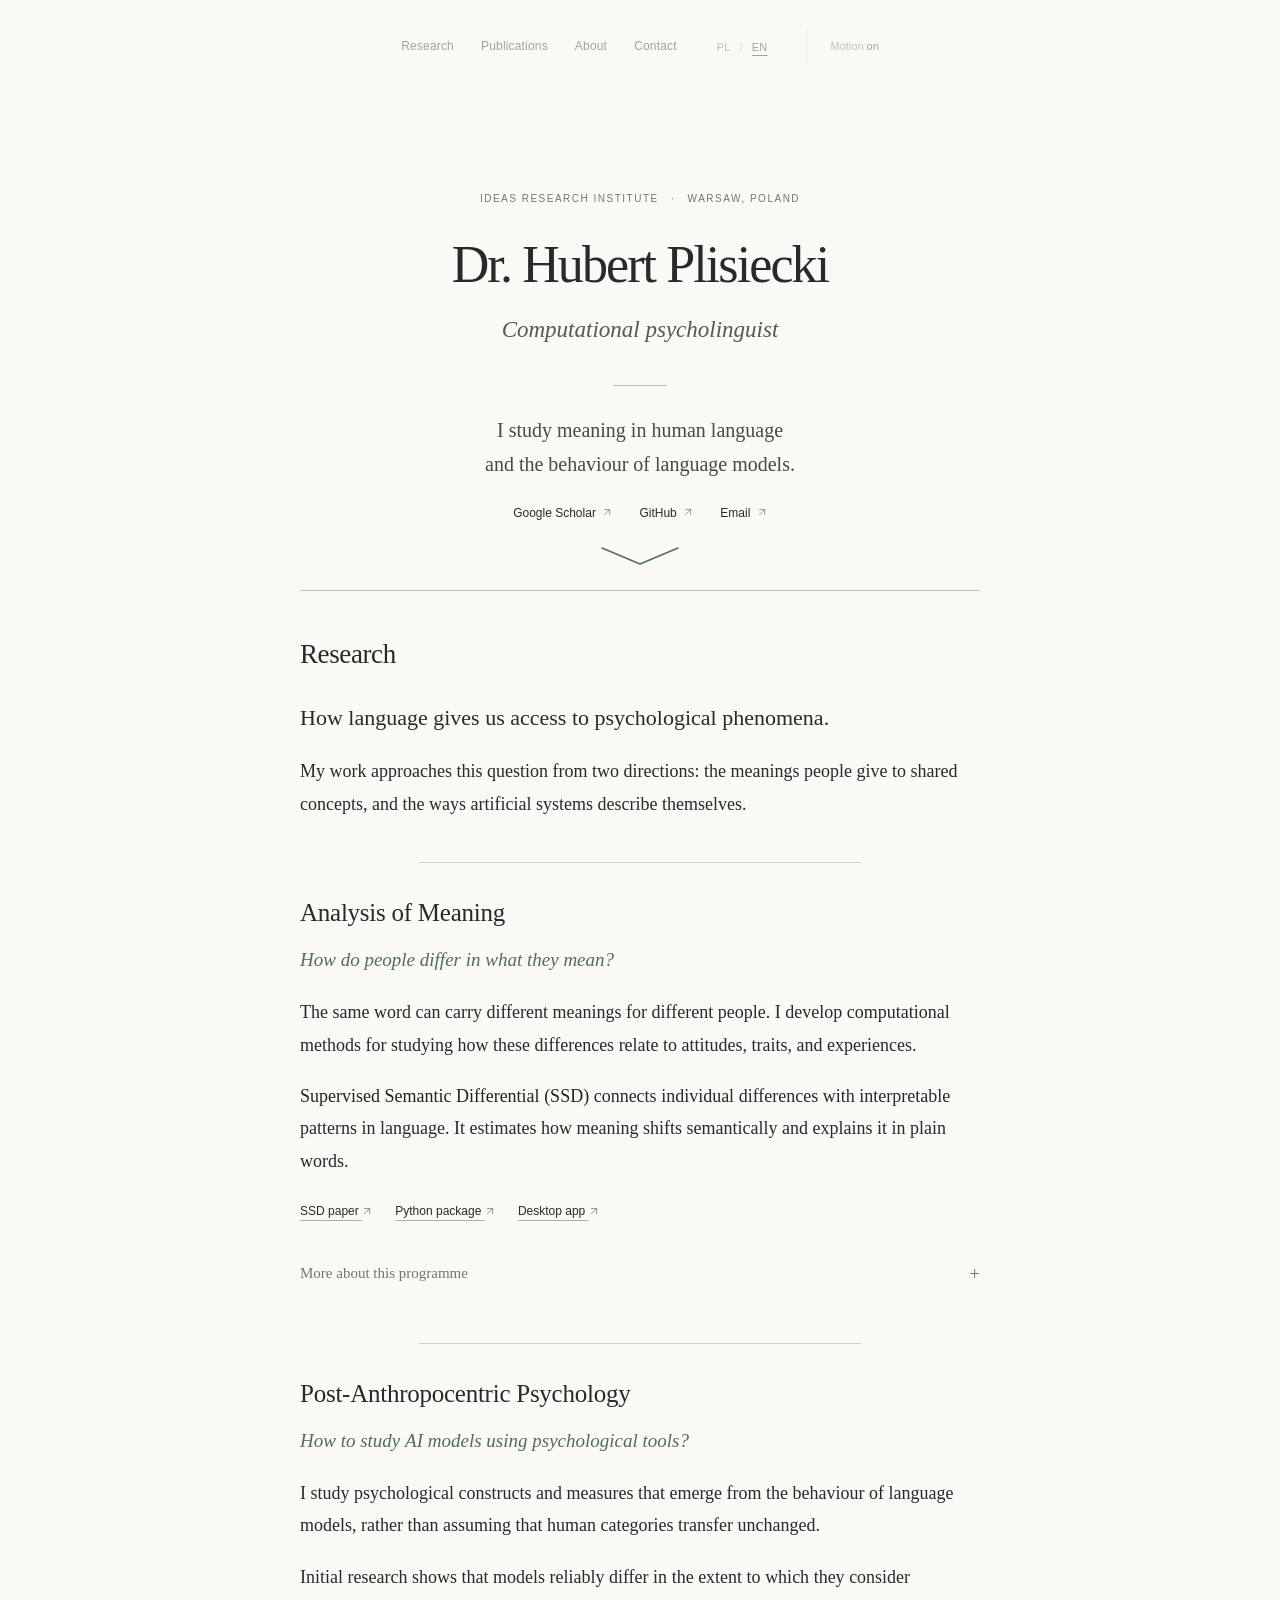
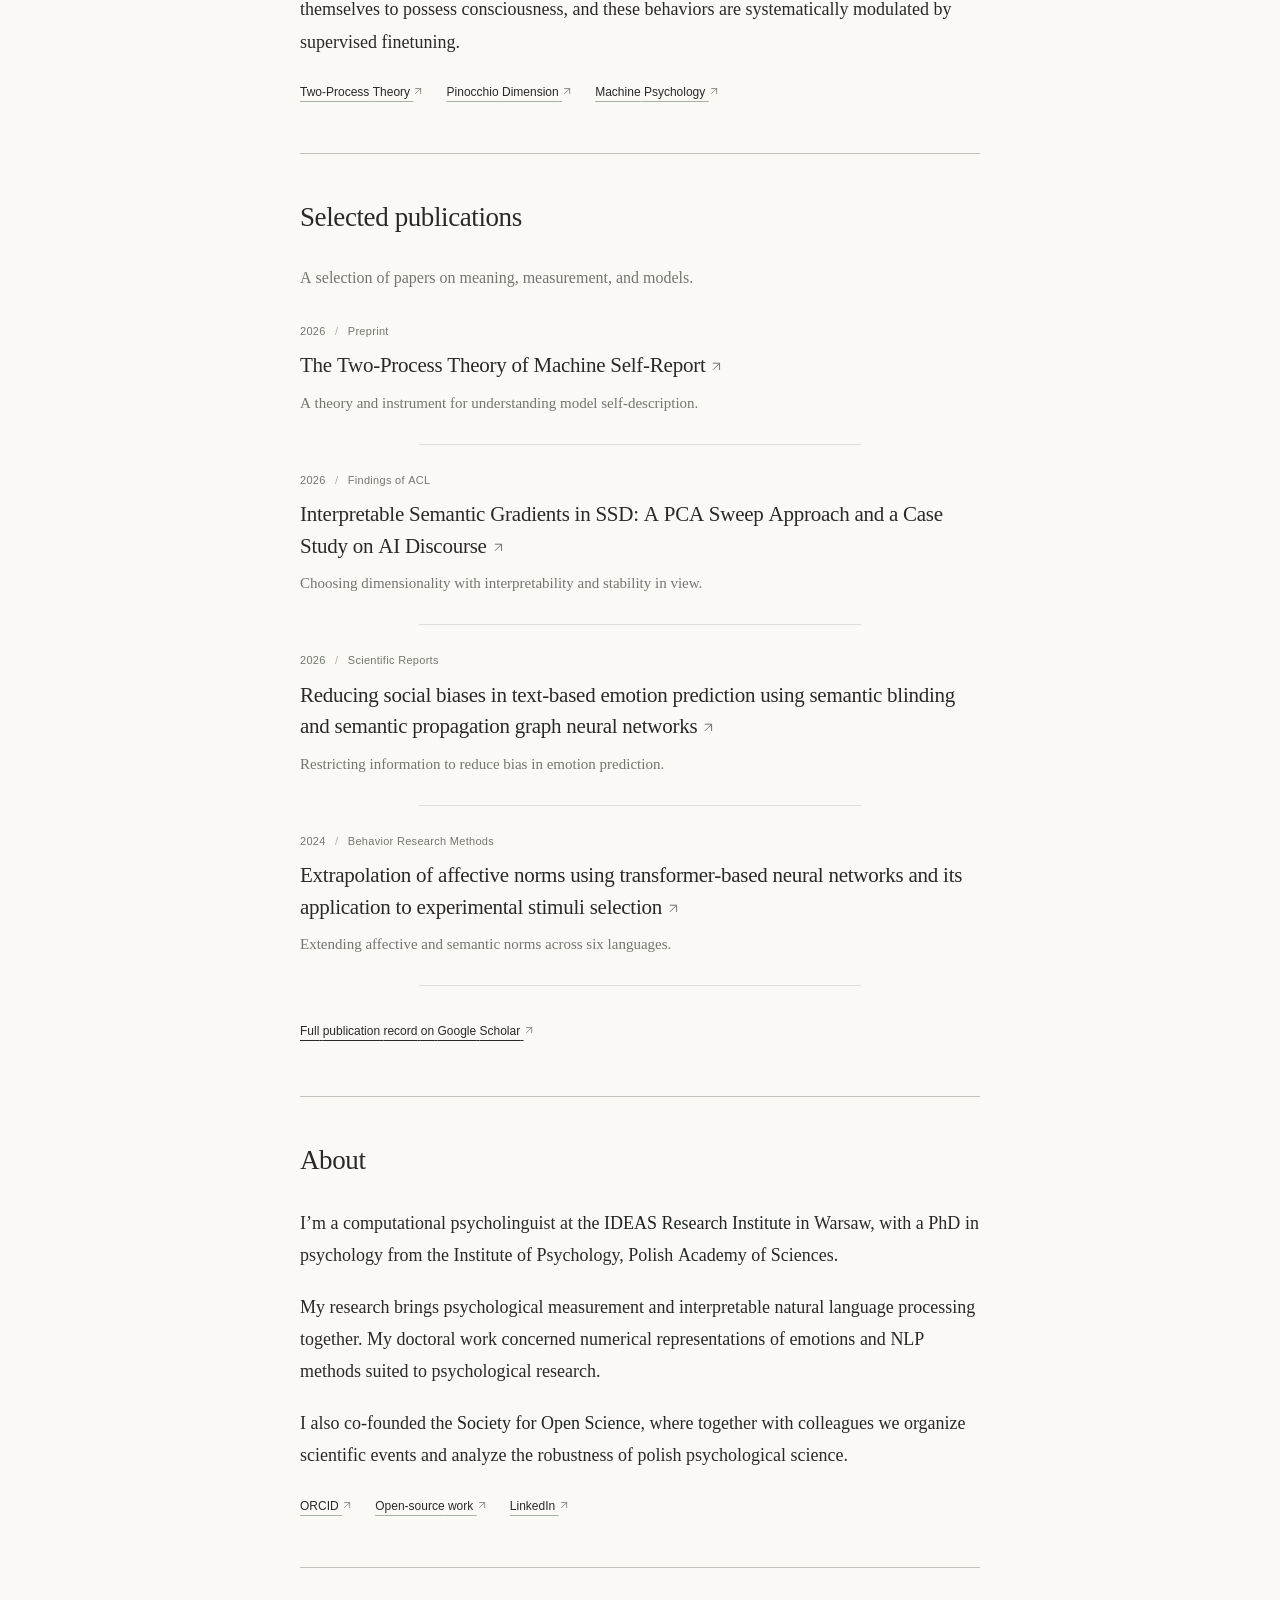
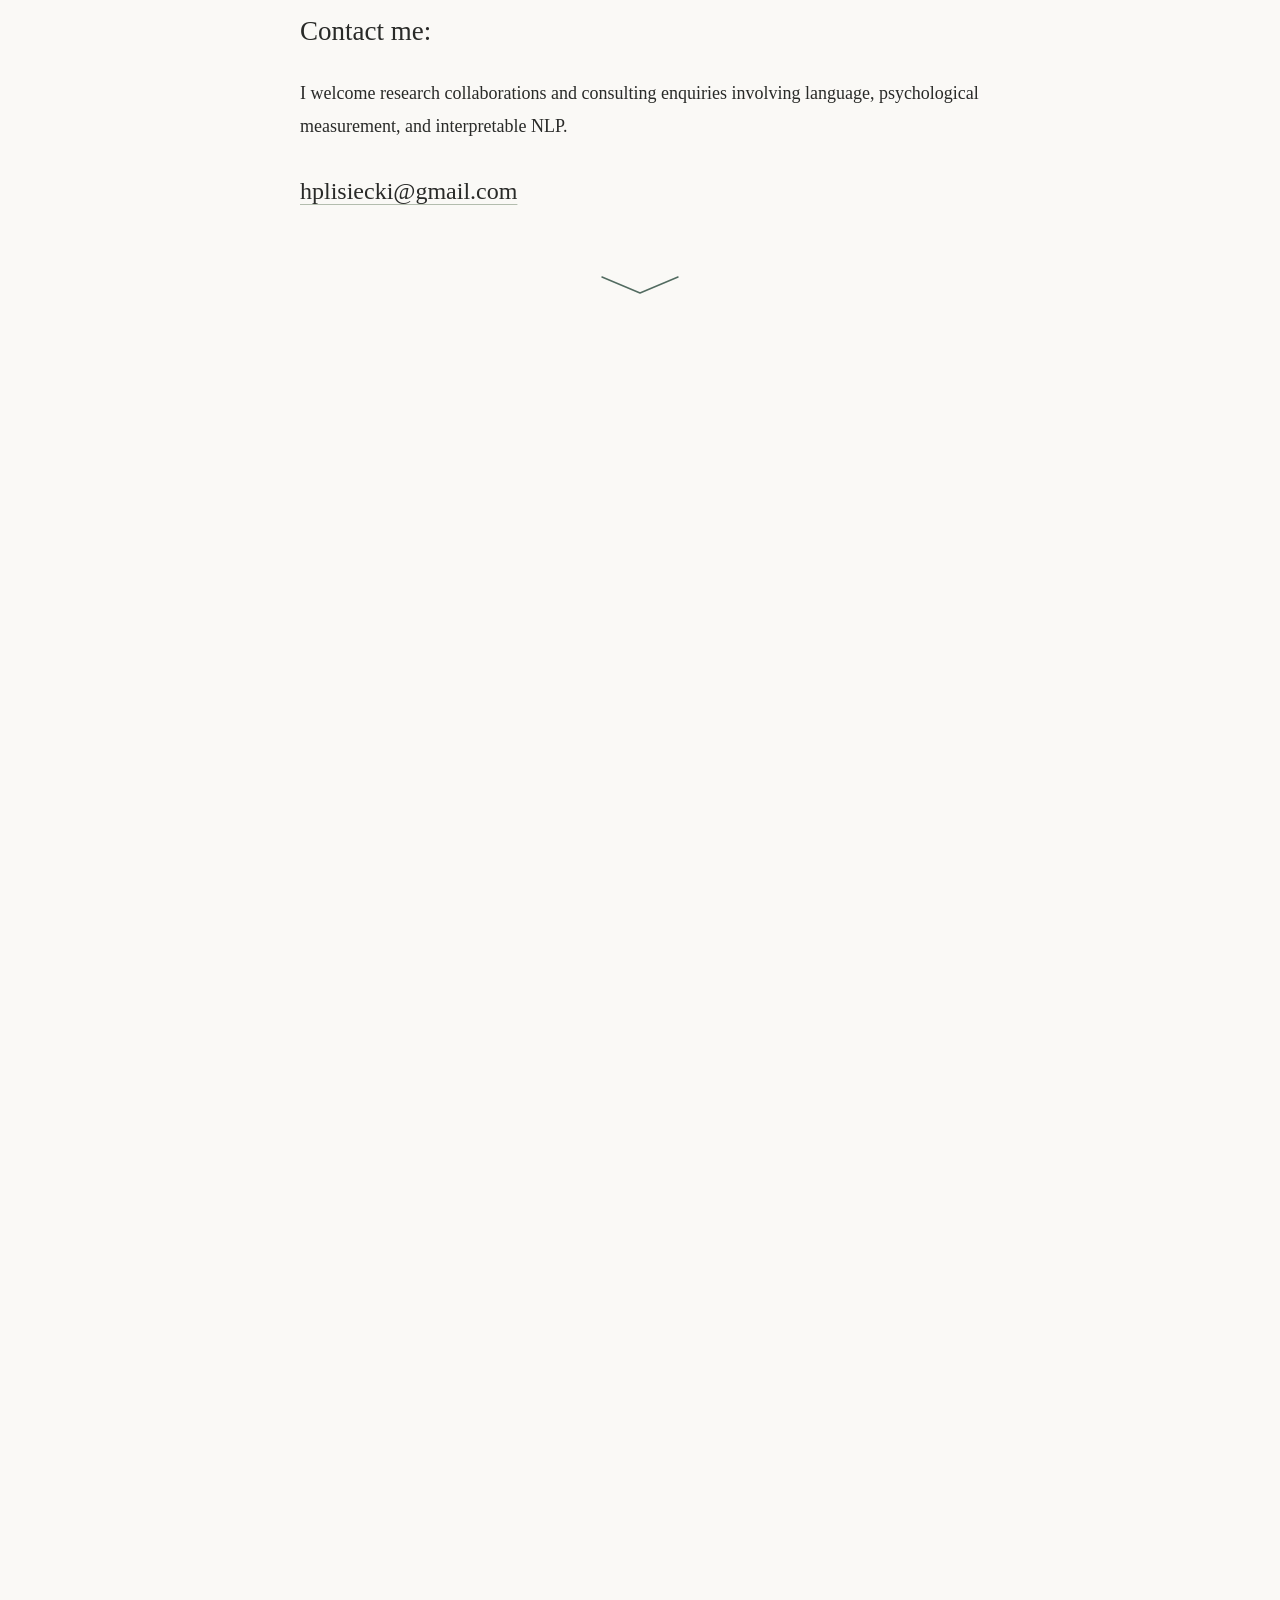
<file: site/index.html>
<!doctype html>
<html lang="en">
<head>
<meta charset="utf-8">
<meta name="viewport" content="width=device-width, initial-scale=1">
<meta name="theme-color" content="#faf9f6">
<meta name="description" content="Dr. Hubert Plisiecki, computational psycholinguist. Research on meaning in human language and the behaviour of language models.">
<title>Dr. Hubert Plisiecki | Computational psycholinguist</title>
<link rel="icon" href="/favicon.ico" sizes="16x16 32x32 48x48 64x64">
<link rel="icon" type="image/png" href="/favicon.png" sizes="96x96">
<link rel="stylesheet" href="style.css">
<script src="language.js"></script>
<script src="space.js" defer></script>
<link rel="alternate" hreflang="en" href="https://hubertplisiecki.com/">
<link rel="alternate" hreflang="pl" href="https://hubertplisiecki.com/pl.html">
<link rel="canonical" href="https://hubertplisiecki.com/">
</head>
<body>
<a class="skip" href="#research">Skip to research</a>
<canvas id="space" aria-hidden="true"></canvas>
<div class="reading-progress" aria-hidden="true"></div>
<header class="masthead">
<nav aria-label="Main navigation"><a href="#research">Research</a><a href="#publications">Publications</a><a href="#about">About</a><a href="#contact">Contact</a></nav>
<div class="language-switch" role="group" aria-label="Language"><a href="pl.html" lang="pl" hreflang="pl" data-language="pl" aria-label="Polski">PL</a><span aria-hidden="true">/</span><a href="index.html" lang="en" hreflang="en" data-language="en" aria-label="English" aria-current="page">EN</a></div>
<button id="motion" type="button" aria-pressed="false" title="Turn off animated words" hidden>Motion <span>on</span></button>
</header>
<main id="top">
<article class="paper">
<header class="title-block">
<p class="kicker">IDEAS Research Institute <span>·</span> Warsaw, Poland</p>
<h1>Dr. Hubert Plisiecki</h1>
<p class="identity">Computational psycholinguist</p>
<div class="title-rule" aria-hidden="true"></div>
<p class="lede">I study meaning in human language<br class="desktop-break"> and the behaviour of language models.</p>
<div class="title-links"><a href="https://scholar.google.com/citations?user=Xb0W4xgAAAAJ">Google Scholar <span class="link-icon" aria-hidden="true"><svg viewBox="0 0 16 16" focusable="false"><path d="M4 12 12 4 M4 4h8v8"/></svg></span></a><a href="https://github.com/hplisiecki">GitHub <span class="link-icon" aria-hidden="true"><svg viewBox="0 0 16 16" focusable="false"><path d="M4 12 12 4 M4 4h8v8"/></svg></span></a><a href="mailto:hplisiecki@gmail.com">Email <span class="link-icon" aria-hidden="true"><svg viewBox="0 0 16 16" focusable="false"><path d="M4 12 12 4 M4 4h8v8"/></svg></span></a></div>
<button id="hero-descend" type="button" aria-label="Scroll to the word sphere" title="Scroll to the word sphere" hidden>
<svg viewBox="0 0 84 24" aria-hidden="true"><path d="M 4 4 L 42 20 L 80 4" /></svg>
</button>
</header>
<section id="research" class="section">
<h2>Research</h2>
<p class="section-intro">How language gives us access to psychological phenomena.</p>
<p>My work approaches this question from two directions: the meanings people give to shared concepts, and the ways artificial systems describe themselves.</p>
<div class="programme">
<div class="programme-rule" aria-hidden="true"></div>
<h3>Analysis of Meaning</h3>
<p class="question">How do people differ in what they mean?</p>
<p>The same word can carry different meanings for different people. I develop computational methods for studying how these differences relate to attitudes, traits, and experiences.</p>
<p><strong>Supervised Semantic Differential (SSD)</strong> connects individual differences with interpretable patterns in language. It estimates how meaning shifts semantically and explains it in plain words.</p>
<div class="resource-links"><a href="https://doi.org/10.31234/osf.io/gvrsb_v3">SSD paper <span class="link-icon" aria-hidden="true"><svg viewBox="0 0 16 16" focusable="false"><path d="M4 12 12 4 M4 4h8v8"/></svg></span></a><a href="https://github.com/hplisiecki/Supervised-Semantic-Differential">Python package <span class="link-icon" aria-hidden="true"><svg viewBox="0 0 16 16" focusable="false"><path d="M4 12 12 4 M4 4h8v8"/></svg></span></a><a href="https://github.com/hplisiecki/SSD_APP">Desktop app <span class="link-icon" aria-hidden="true"><svg viewBox="0 0 16 16" focusable="false"><path d="M4 12 12 4 M4 4h8v8"/></svg></span></a></div>
<details><summary><span class="summary-label">More about this programme</span><span class="summary-icon" aria-hidden="true">+</span></summary><div class="detail-body">
<p>This research project directly follows from my PhD program where I advanced the cross-section of sentiment analysis and emotion psychology by creating numerical representations of emotions to support theory, as well as created emotion detection algorithms that are less prone to human bias.</p>
<p>By expanding this approach to meaning I want to realize the promise that natural language processing holds for the psychological science – providing it with a numerical substrate for how people describe their first-person experience.</p>
<p>Related papers:</p>
<ul class="related-papers">
<li><a href="https://osf.io/preprints/psyarxiv/gvrsb_v3">Measuring Individual Differences in Meaning <span class="link-icon" aria-hidden="true"><svg viewBox="0 0 16 16" focusable="false"><path d="M4 12 12 4 M4 4h8v8"/></svg></span></a></li>
<li><a href="https://arxiv.org/abs/2605.28225">Supervised Semantic Differential for Cross-Cultural Concept Analysis <span class="link-icon" aria-hidden="true"><svg viewBox="0 0 16 16" focusable="false"><path d="M4 12 12 4 M4 4h8v8"/></svg></span></a></li>
<li><a href="https://arxiv.org/abs/2603.10130">The Prediction–Measurement Gap <span class="link-icon" aria-hidden="true"><svg viewBox="0 0 16 16" focusable="false"><path d="M4 12 12 4 M4 4h8v8"/></svg></span></a></li>
<li><a href="https://doi.org/10.3389/fpsyg.2024.1401084">Emotion topology <span class="link-icon" aria-hidden="true"><svg viewBox="0 0 16 16" focusable="false"><path d="M4 12 12 4 M4 4h8v8"/></svg></span></a></li>
</ul>
</div></details>
</div>
<div class="programme">
<div class="programme-rule" aria-hidden="true"></div>
<h3>Post-Anthropocentric Psychology</h3>
<p class="question">How to study AI models using psychological tools?</p>
<p>I study psychological constructs and measures that emerge from the behaviour of language models, rather than assuming that human categories transfer unchanged.</p>
<p>Initial research shows that models reliably differ in the extent to which they consider themselves to possess consciousness, and these behaviors are systematically modulated by supervised finetuning.</p>
<div class="resource-links"><a href="https://arxiv.org/abs/2607.20082">Two-Process Theory <span class="link-icon" aria-hidden="true"><svg viewBox="0 0 16 16" focusable="false"><path d="M4 12 12 4 M4 4h8v8"/></svg></span></a><a href="https://arxiv.org/abs/2605.05080">Pinocchio Dimension <span class="link-icon" aria-hidden="true"><svg viewBox="0 0 16 16" focusable="false"><path d="M4 12 12 4 M4 4h8v8"/></svg></span></a><a href="https://arxiv.org/abs/2303.13988">Machine Psychology <span class="link-icon" aria-hidden="true"><svg viewBox="0 0 16 16" focusable="false"><path d="M4 12 12 4 M4 4h8v8"/></svg></span></a></div>
</div>
</section>
<section id="publications" class="section">
<h2>Selected publications</h2>
<p class="section-note">A selection of papers on meaning, measurement, and models.</p>
<ol class="publications">
<li><div class="publication-meta">2026 <span>Preprint</span></div><h3><a href="https://arxiv.org/abs/2607.20082">The Two-Process Theory of Machine Self-Report <span class="link-icon" aria-hidden="true"><svg viewBox="0 0 16 16" focusable="false"><path d="M4 12 12 4 M4 4h8v8"/></svg></span></a></h3><p>A theory and instrument for understanding model self-description.</p></li>
<li><div class="publication-meta">2026 <span>Findings of ACL</span></div><h3><a href="https://aclanthology.org/2026.findings-acl.446/">Interpretable Semantic Gradients in SSD: A PCA Sweep Approach and a Case Study on AI Discourse <span class="link-icon" aria-hidden="true"><svg viewBox="0 0 16 16" focusable="false"><path d="M4 12 12 4 M4 4h8v8"/></svg></span></a></h3><p>Choosing dimensionality with interpretability and stability in view.</p></li>
<li><div class="publication-meta">2026 <span>Scientific Reports</span></div><h3><a href="https://www.nature.com/articles/s41598-026-46749-7">Reducing social biases in text-based emotion prediction using semantic blinding and semantic propagation graph neural networks <span class="link-icon" aria-hidden="true"><svg viewBox="0 0 16 16" focusable="false"><path d="M4 12 12 4 M4 4h8v8"/></svg></span></a></h3><p>Restricting information to reduce bias in emotion prediction.</p></li>
<li><div class="publication-meta">2024 <span>Behavior Research Methods</span></div><h3><a href="https://link.springer.com/article/10.3758/s13428-023-02212-3">Extrapolation of affective norms using transformer-based neural networks and its application to experimental stimuli selection <span class="link-icon" aria-hidden="true"><svg viewBox="0 0 16 16" focusable="false"><path d="M4 12 12 4 M4 4h8v8"/></svg></span></a></h3><p>Extending affective and semantic norms across six languages.</p></li>
</ol>
<a class="all-papers" href="https://scholar.google.com/citations?user=Xb0W4xgAAAAJ">Full publication record on Google Scholar <span class="link-icon" aria-hidden="true"><svg viewBox="0 0 16 16" focusable="false"><path d="M4 12 12 4 M4 4h8v8"/></svg></span></a>
</section>
<section id="about" class="section">
<h2>About</h2>
<p>I’m a computational psycholinguist at the <strong>IDEAS Research Institute</strong> in Warsaw, with a PhD in psychology from the Institute of Psychology, Polish Academy of Sciences.</p>
<p>My research brings psychological measurement and interpretable natural language processing together. My doctoral work concerned numerical representations of emotions and NLP methods suited to psychological research.</p>
<p>I also co-founded the <strong>Society for Open Science</strong>, where together with colleagues we organize scientific events and analyze the robustness of polish psychological science.</p>
<div class="resource-links"><a href="https://orcid.org/0000-0002-5273-1716">ORCID <span class="link-icon" aria-hidden="true"><svg viewBox="0 0 16 16" focusable="false"><path d="M4 12 12 4 M4 4h8v8"/></svg></span></a><a href="https://github.com/hplisiecki">Open-source work <span class="link-icon" aria-hidden="true"><svg viewBox="0 0 16 16" focusable="false"><path d="M4 12 12 4 M4 4h8v8"/></svg></span></a><a href="https://www.linkedin.com/in/hubert-plisiecki-64182b1ab/">LinkedIn <span class="link-icon" aria-hidden="true"><svg viewBox="0 0 16 16" focusable="false"><path d="M4 12 12 4 M4 4h8v8"/></svg></span></a></div>
</section>
<section id="contact" class="section contact">
<h2>Contact me:</h2>
<p>I welcome research collaborations and consulting enquiries involving language, psychological measurement, and interpretable NLP.</p>
<a class="email" href="mailto:hplisiecki@gmail.com">hplisiecki@gmail.com</a>
<button id="descend" type="button" aria-label="Explore the word sphere" title="Explore the word sphere" hidden>
<svg viewBox="0 0 84 24" aria-hidden="true"><path d="M 4 4 L 42 20 L 80 4" /></svg>
</button>
</section>
</article>
</main>
<div class="cloud-controls" hidden aria-hidden="true">
<section class="cloud-contact" aria-label="Contact Hubert Plisiecki">
<h2><span class="landing-word">Contact</span> <span class="landing-word">me:</span></h2>
<a class="cloud-email" href="mailto:hplisiecki@gmail.com"><span class="landing-word">hplisiecki@gmail.com</span></a>
</section>
<button id="return" type="button" aria-label="Return to the top" title="Return to the top">
<svg viewBox="0 0 84 24" aria-hidden="true"><path d="M 4 20 L 42 4 L 80 20" /></svg>
</button>
</div>
</body>
</html>
</file>
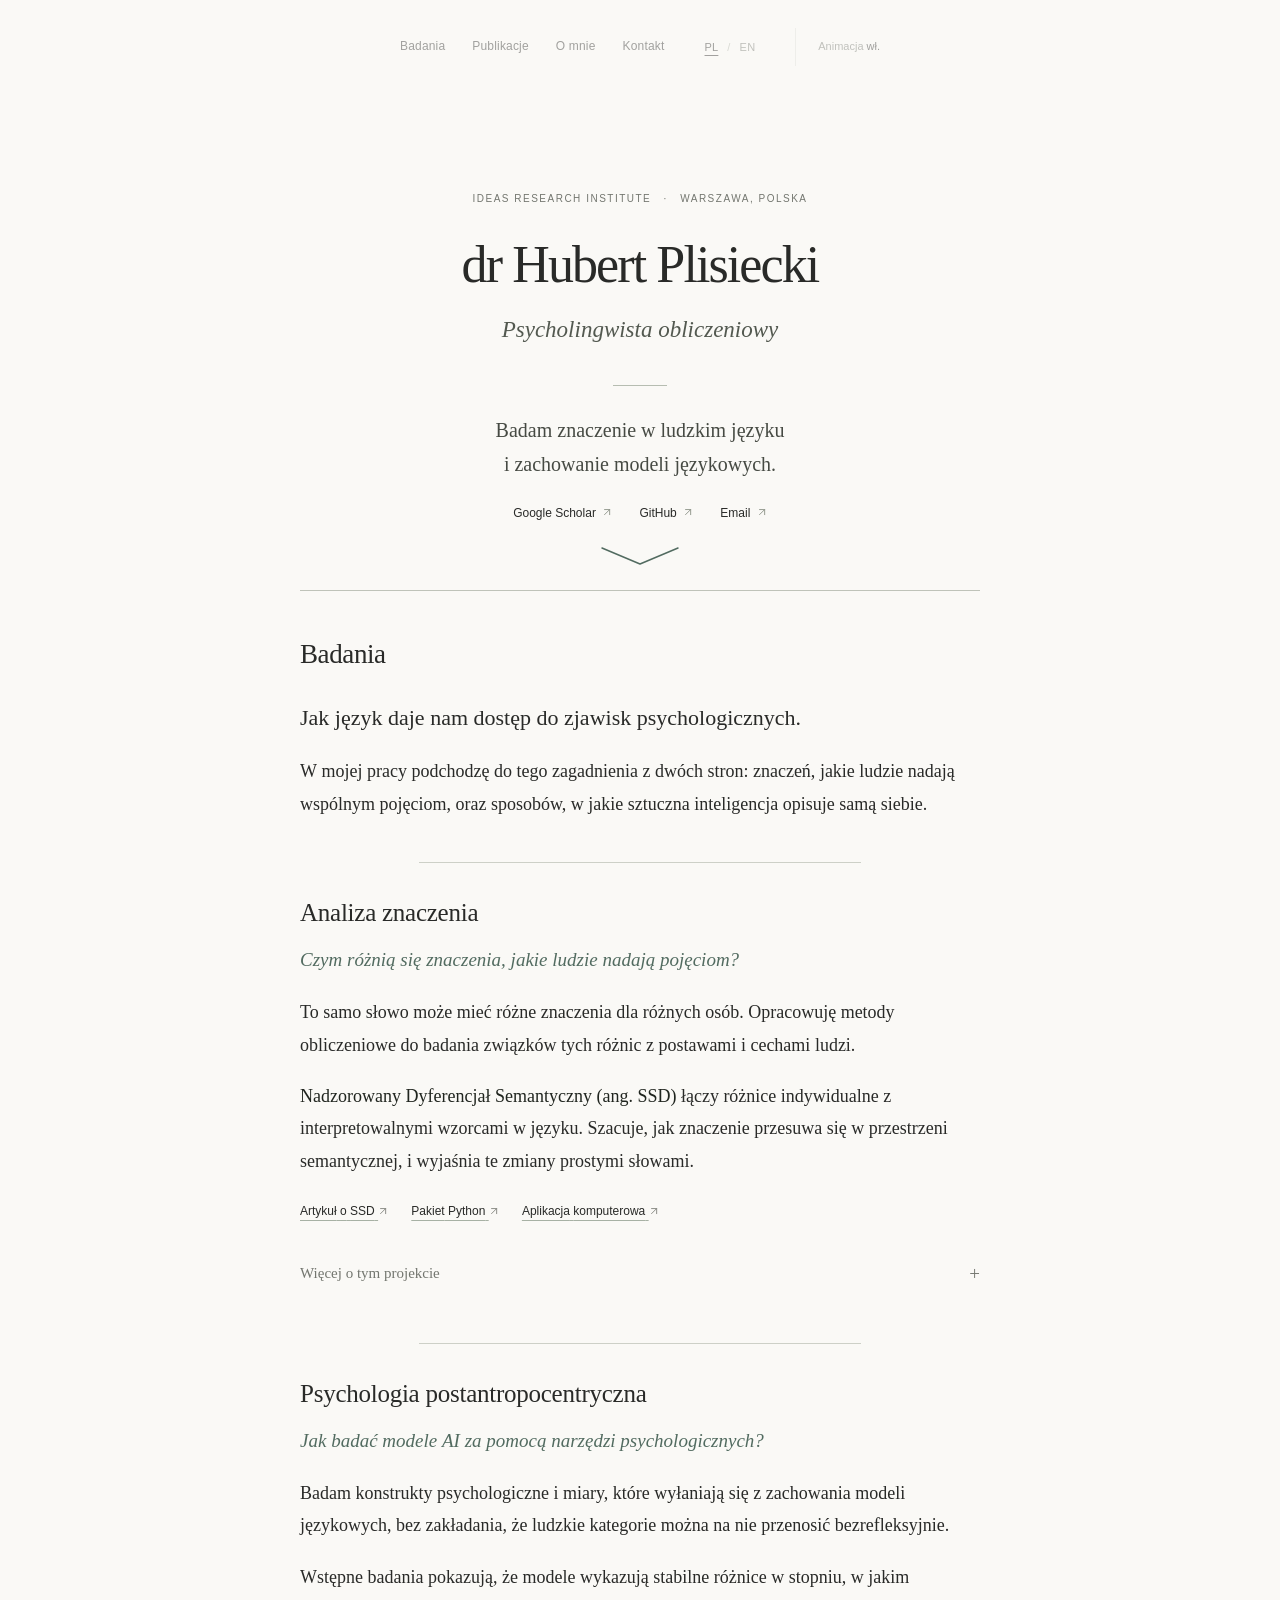
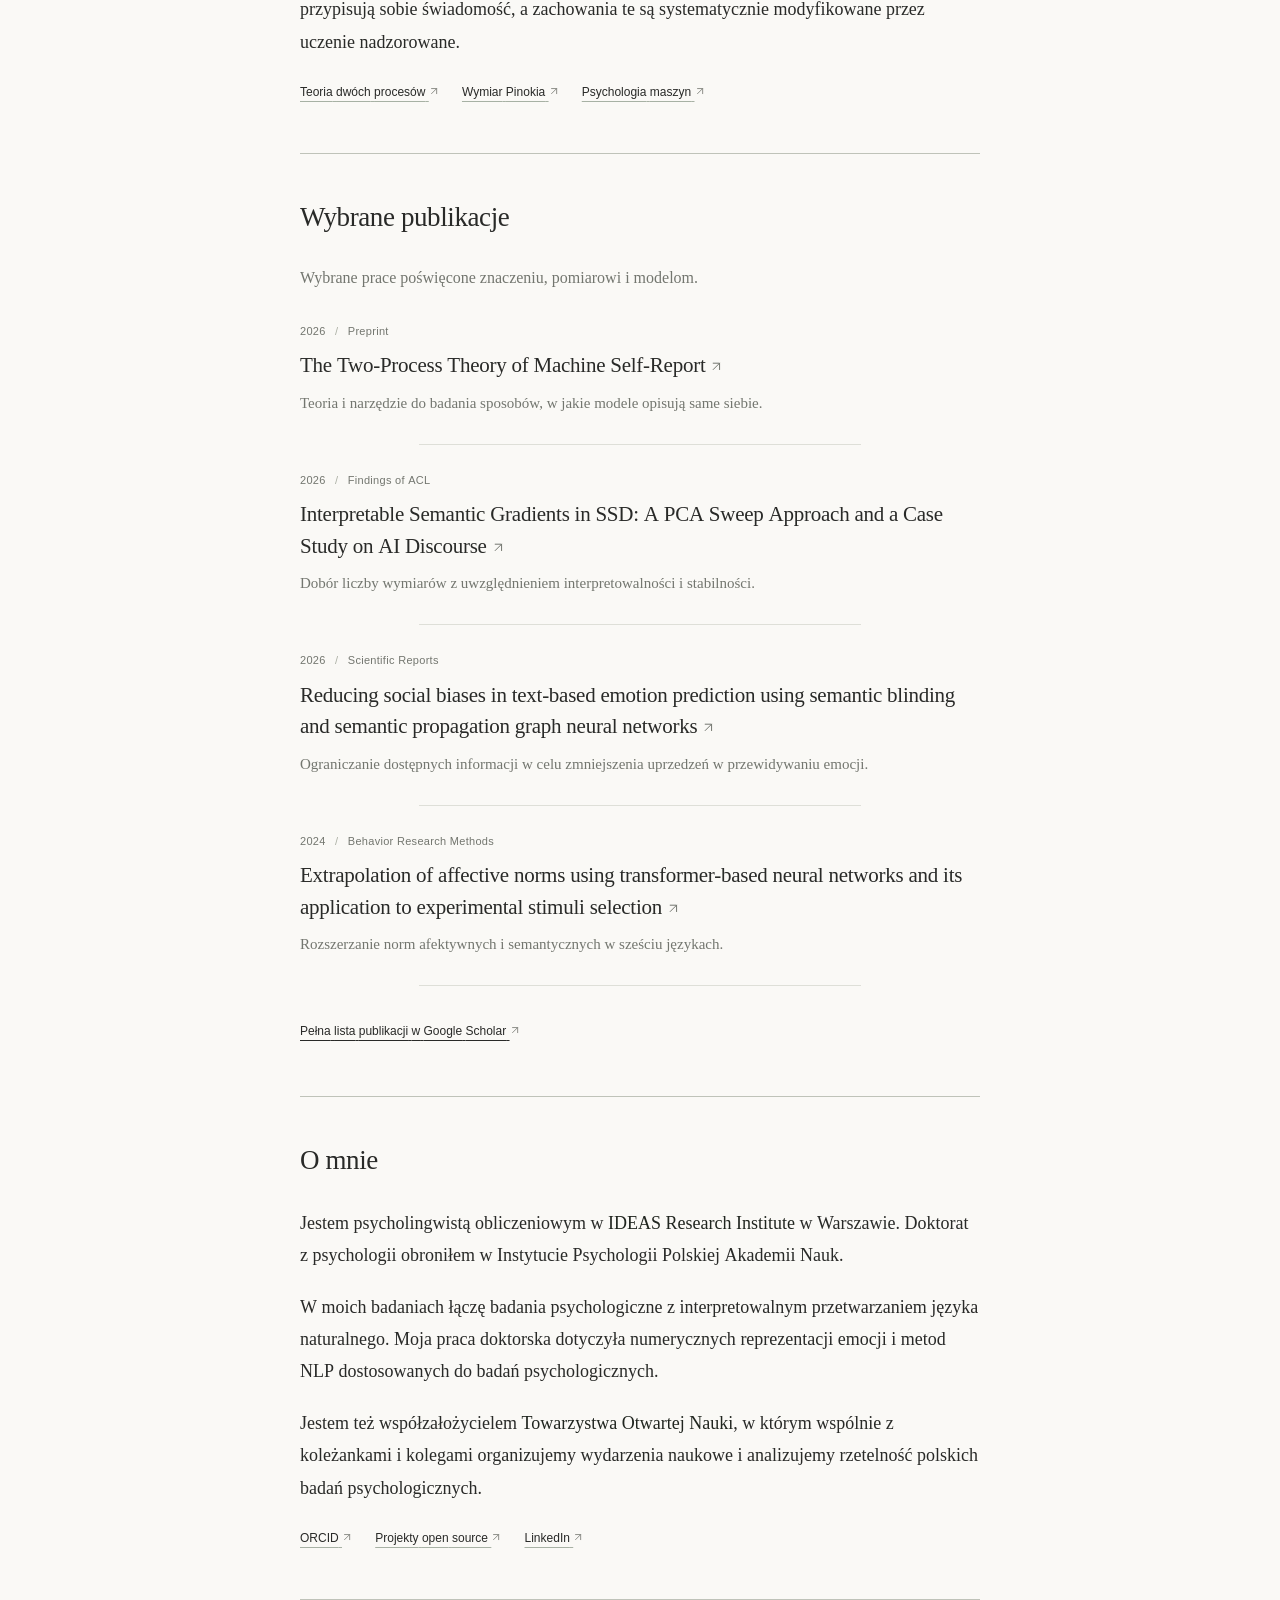
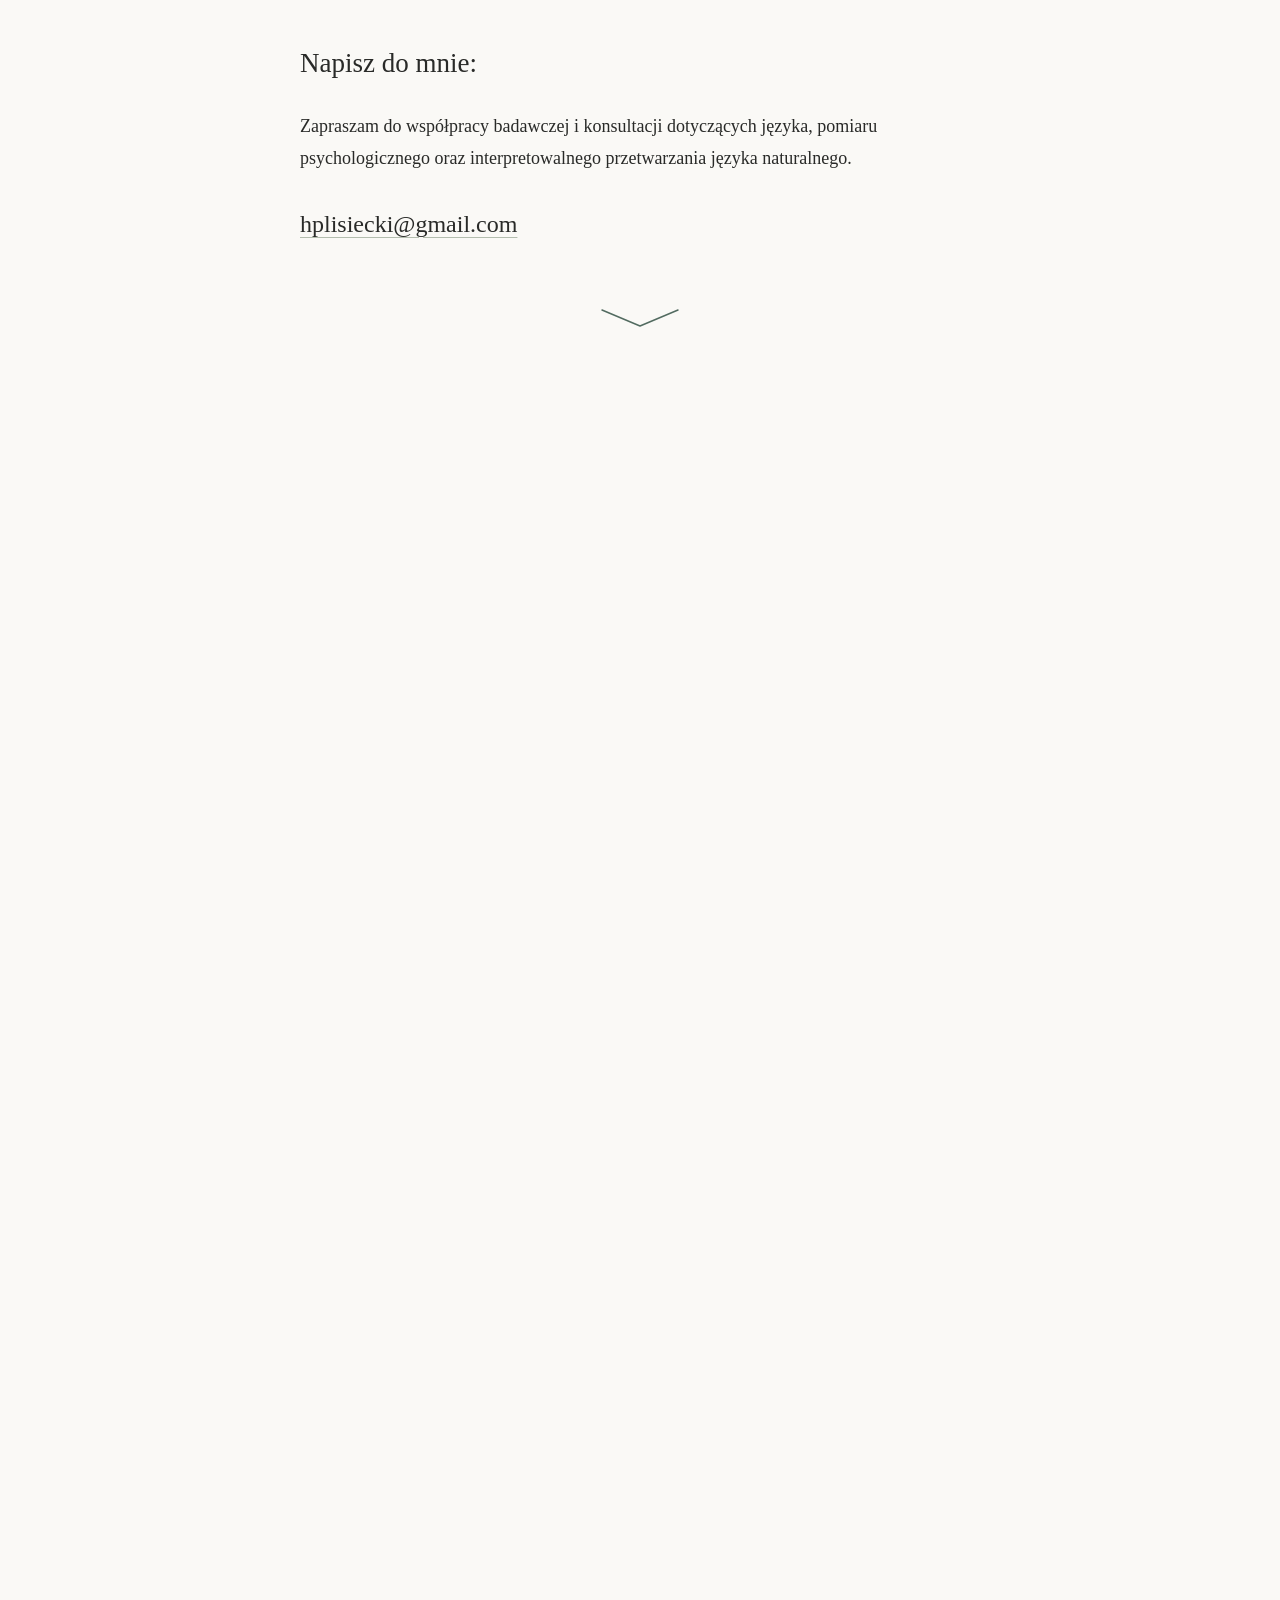
<file: site/pl.html>
<!DOCTYPE html>

<html lang="pl">
<head>
<meta charset="utf-8"/>
<meta content="width=device-width, initial-scale=1" name="viewport"/>
<meta content="#faf9f6" name="theme-color"/>
<meta content="dr Hubert Plisiecki, psycholingwista obliczeniowy. Badania nad znaczeniem w ludzkim języku i zachowaniem modeli językowych." name="description"/>
<title>dr Hubert Plisiecki | Psycholingwista obliczeniowy</title>
<link rel="icon" href="/favicon.ico" sizes="16x16 32x32 48x48 64x64">
<link rel="icon" type="image/png" href="/favicon.png" sizes="96x96">
<link href="style.css" rel="stylesheet"/>
<script src="language.js"></script>
<script defer="" src="space.js"></script>
<link rel="alternate" hreflang="en" href="https://hubertplisiecki.com/">
<link rel="alternate" hreflang="pl" href="https://hubertplisiecki.com/pl.html">
<link rel="canonical" href="https://hubertplisiecki.com/pl.html">
</head>
<body>
<a class="skip" href="#research">Przejdź do badań</a>
<canvas aria-hidden="true" id="space"></canvas>
<div aria-hidden="true" class="reading-progress"></div>
<header class="masthead">
<nav aria-label="Nawigacja główna"><a href="#research">Badania</a><a href="#publications">Publikacje</a><a href="#about">O mnie</a><a href="#contact">Kontakt</a></nav>
<div aria-label="Język" class="language-switch" role="group"><a aria-current="page" aria-label="Polski" data-language="pl" href="pl.html" hreflang="pl" lang="pl">PL</a><span aria-hidden="true">/</span><a aria-label="English" data-language="en" href="index.html" hreflang="en" lang="en">EN</a></div>
<button aria-pressed="false" hidden="" id="motion" title="Wyłącz animację słów" type="button">Animacja <span>wł.</span></button>
</header>
<main id="top">
<article class="paper">
<header class="title-block">
<p class="kicker">IDEAS Research Institute <span>·</span> Warszawa, Polska</p>
<h1>dr Hubert Plisiecki</h1>
<p class="identity">Psycholingwista obliczeniowy</p>
<div aria-hidden="true" class="title-rule"></div>
<p class="lede">Badam znaczenie w ludzkim języku<br class="desktop-break"/> i zachowanie modeli językowych.</p>
<div class="title-links"><a href="https://scholar.google.com/citations?user=Xb0W4xgAAAAJ">Google Scholar <span class="link-icon" aria-hidden="true"><svg viewBox="0 0 16 16" focusable="false"><path d="M4 12 12 4 M4 4h8v8"/></svg></span></a><a href="https://github.com/hplisiecki">GitHub <span class="link-icon" aria-hidden="true"><svg viewBox="0 0 16 16" focusable="false"><path d="M4 12 12 4 M4 4h8v8"/></svg></span></a><a href="mailto:hplisiecki@gmail.com">Email <span class="link-icon" aria-hidden="true"><svg viewBox="0 0 16 16" focusable="false"><path d="M4 12 12 4 M4 4h8v8"/></svg></span></a></div>
<button aria-label="Przejdź do chmury słów" hidden="" id="hero-descend" title="Przejdź do chmury słów" type="button">
<svg aria-hidden="true" viewbox="0 0 84 24"><path d="M 4 4 L 42 20 L 80 4"></path></svg>
</button>
</header>
<section class="section" id="research">
<h2>Badania</h2>
<p class="section-intro">Jak język daje nam dostęp do zjawisk psychologicznych.</p>
<p>W mojej pracy podchodzę do tego zagadnienia z dwóch stron: znaczeń, jakie ludzie nadają wspólnym pojęciom, oraz sposobów, w jakie sztuczna inteligencja opisuje samą siebie.</p>
<div class="programme">
<div aria-hidden="true" class="programme-rule"></div>
<h3>Analiza znaczenia</h3>
<p class="question">Czym różnią się znaczenia, jakie ludzie nadają pojęciom?</p>
<p>To samo słowo może mieć różne znaczenia dla różnych osób. Opracowuję metody obliczeniowe do badania związków tych różnic z postawami i cechami ludzi.</p>
<p><strong>Nadzorowany Dyferencjał Semantyczny (ang. SSD)</strong> łączy różnice indywidualne z interpretowalnymi wzorcami w języku. Szacuje, jak znaczenie przesuwa się w przestrzeni semantycznej, i wyjaśnia te zmiany prostymi słowami.</p>
<div class="resource-links"><a href="https://doi.org/10.31234/osf.io/gvrsb_v3">Artykuł o SSD <span class="link-icon" aria-hidden="true"><svg viewBox="0 0 16 16" focusable="false"><path d="M4 12 12 4 M4 4h8v8"/></svg></span></a><a href="https://github.com/hplisiecki/Supervised-Semantic-Differential">Pakiet Python <span class="link-icon" aria-hidden="true"><svg viewBox="0 0 16 16" focusable="false"><path d="M4 12 12 4 M4 4h8v8"/></svg></span></a><a href="https://github.com/hplisiecki/SSD_APP">Aplikacja komputerowa <span class="link-icon" aria-hidden="true"><svg viewBox="0 0 16 16" focusable="false"><path d="M4 12 12 4 M4 4h8v8"/></svg></span></a></div>
<details><summary><span class="summary-label">Więcej o tym projekcie</span><span aria-hidden="true" class="summary-icon">+</span></summary><div class="detail-body">
<p>Ten projekt jest bezpośrednią kontynuacją moich badań doktorskich na styku analizy sentymentu i psychologii emocji. Tworzyłem w nich numeryczne reprezentacje emocji wspierające rozwój teorii, a także algorytmy wykrywania emocji mniej podatne na ludzkie uprzedzenia.</p>
<p>Rozszerzając to podejście na znaczenie, chcę wykorzystać potencjał przetwarzania języka naturalnego w psychologii: dostarczyć jej numerycznej podstawy do badania tego, jak ludzie opisują własne doświadczenia.</p>
<p>Powiązane publikacje:</p>
<ul class="related-papers">
<li><a href="https://osf.io/preprints/psyarxiv/gvrsb_v3">Measuring Individual Differences in Meaning <span class="link-icon" aria-hidden="true"><svg viewBox="0 0 16 16" focusable="false"><path d="M4 12 12 4 M4 4h8v8"/></svg></span></a></li>
<li><a href="https://arxiv.org/abs/2605.28225">Supervised Semantic Differential for Cross-Cultural Concept Analysis <span class="link-icon" aria-hidden="true"><svg viewBox="0 0 16 16" focusable="false"><path d="M4 12 12 4 M4 4h8v8"/></svg></span></a></li>
<li><a href="https://arxiv.org/abs/2603.10130">The Prediction–Measurement Gap <span class="link-icon" aria-hidden="true"><svg viewBox="0 0 16 16" focusable="false"><path d="M4 12 12 4 M4 4h8v8"/></svg></span></a></li>
<li><a href="https://doi.org/10.3389/fpsyg.2024.1401084">Emotion topology <span class="link-icon" aria-hidden="true"><svg viewBox="0 0 16 16" focusable="false"><path d="M4 12 12 4 M4 4h8v8"/></svg></span></a></li>
</ul>
</div></details>
</div>
<div class="programme">
<div aria-hidden="true" class="programme-rule"></div>
<h3>Psychologia postantropocentryczna</h3>
<p class="question">Jak badać modele AI za pomocą narzędzi psychologicznych?</p>
<p>Badam konstrukty psychologiczne i miary, które wyłaniają się z zachowania modeli językowych, bez zakładania, że ludzkie kategorie można na nie przenosić bezrefleksyjnie.</p>
<p>Wstępne badania pokazują, że modele wykazują stabilne różnice w stopniu, w jakim przypisują sobie świadomość, a zachowania te są systematycznie modyfikowane przez uczenie nadzorowane.</p>
<div class="resource-links"><a href="https://arxiv.org/abs/2607.20082">Teoria dwóch procesów <span class="link-icon" aria-hidden="true"><svg viewBox="0 0 16 16" focusable="false"><path d="M4 12 12 4 M4 4h8v8"/></svg></span></a><a href="https://arxiv.org/abs/2605.05080">Wymiar Pinokia <span class="link-icon" aria-hidden="true"><svg viewBox="0 0 16 16" focusable="false"><path d="M4 12 12 4 M4 4h8v8"/></svg></span></a><a href="https://arxiv.org/abs/2303.13988">Psychologia maszyn <span class="link-icon" aria-hidden="true"><svg viewBox="0 0 16 16" focusable="false"><path d="M4 12 12 4 M4 4h8v8"/></svg></span></a></div>
</div>
</section>
<section class="section" id="publications">
<h2>Wybrane publikacje</h2>
<p class="section-note">Wybrane prace poświęcone znaczeniu, pomiarowi i modelom.</p>
<ol class="publications">
<li><div class="publication-meta">2026 <span>Preprint</span></div><h3><a href="https://arxiv.org/abs/2607.20082">The Two-Process Theory of Machine Self-Report <span class="link-icon" aria-hidden="true"><svg viewBox="0 0 16 16" focusable="false"><path d="M4 12 12 4 M4 4h8v8"/></svg></span></a></h3><p>Teoria i narzędzie do badania sposobów, w jakie modele opisują same siebie.</p></li>
<li><div class="publication-meta">2026 <span>Findings of ACL</span></div><h3><a href="https://aclanthology.org/2026.findings-acl.446/">Interpretable Semantic Gradients in SSD: A PCA Sweep Approach and a Case Study on AI Discourse <span class="link-icon" aria-hidden="true"><svg viewBox="0 0 16 16" focusable="false"><path d="M4 12 12 4 M4 4h8v8"/></svg></span></a></h3><p>Dobór liczby wymiarów z uwzględnieniem interpretowalności i stabilności.</p></li>
<li><div class="publication-meta">2026 <span>Scientific Reports</span></div><h3><a href="https://www.nature.com/articles/s41598-026-46749-7">Reducing social biases in text-based emotion prediction using semantic blinding and semantic propagation graph neural networks <span class="link-icon" aria-hidden="true"><svg viewBox="0 0 16 16" focusable="false"><path d="M4 12 12 4 M4 4h8v8"/></svg></span></a></h3><p>Ograniczanie dostępnych informacji w celu zmniejszenia uprzedzeń w przewidywaniu emocji.</p></li>
<li><div class="publication-meta">2024 <span>Behavior Research Methods</span></div><h3><a href="https://link.springer.com/article/10.3758/s13428-023-02212-3">Extrapolation of affective norms using transformer-based neural networks and its application to experimental stimuli selection <span class="link-icon" aria-hidden="true"><svg viewBox="0 0 16 16" focusable="false"><path d="M4 12 12 4 M4 4h8v8"/></svg></span></a></h3><p>Rozszerzanie norm afektywnych i semantycznych w sześciu językach.</p></li>
</ol>
<a class="all-papers" href="https://scholar.google.com/citations?user=Xb0W4xgAAAAJ">Pełna lista publikacji w Google Scholar <span class="link-icon" aria-hidden="true"><svg viewBox="0 0 16 16" focusable="false"><path d="M4 12 12 4 M4 4h8v8"/></svg></span></a>
</section>
<section class="section" id="about">
<h2>O mnie</h2>
<p>Jestem psycholingwistą obliczeniowym w <strong>IDEAS Research Institute</strong> w Warszawie. Doktorat z psychologii obroniłem w Instytucie Psychologii Polskiej Akademii Nauk.</p>
<p>W moich badaniach łączę badania psychologiczne z interpretowalnym przetwarzaniem języka naturalnego. Moja praca doktorska dotyczyła numerycznych reprezentacji emocji i metod NLP dostosowanych do badań psychologicznych.</p>
<p>Jestem też współzałożycielem <strong>Towarzystwa Otwartej Nauki</strong>, w którym wspólnie z koleżankami i kolegami organizujemy wydarzenia naukowe i analizujemy rzetelność polskich badań psychologicznych.</p>
<div class="resource-links"><a href="https://orcid.org/0000-0002-5273-1716">ORCID <span class="link-icon" aria-hidden="true"><svg viewBox="0 0 16 16" focusable="false"><path d="M4 12 12 4 M4 4h8v8"/></svg></span></a><a href="https://github.com/hplisiecki">Projekty open source <span class="link-icon" aria-hidden="true"><svg viewBox="0 0 16 16" focusable="false"><path d="M4 12 12 4 M4 4h8v8"/></svg></span></a><a href="https://www.linkedin.com/in/hubert-plisiecki-64182b1ab/">LinkedIn <span class="link-icon" aria-hidden="true"><svg viewBox="0 0 16 16" focusable="false"><path d="M4 12 12 4 M4 4h8v8"/></svg></span></a></div>
</section>
<section class="section contact" id="contact">
<h2>Napisz do mnie:</h2>
<p>Zapraszam do współpracy badawczej i konsultacji dotyczących języka, pomiaru psychologicznego oraz interpretowalnego przetwarzania języka naturalnego.</p>
<a class="email" href="mailto:hplisiecki@gmail.com">hplisiecki@gmail.com</a>
<button aria-label="Odkryj chmurę słów" hidden="" id="descend" title="Odkryj chmurę słów" type="button">
<svg aria-hidden="true" viewbox="0 0 84 24"><path d="M 4 4 L 42 20 L 80 4"></path></svg>
</button>
</section>
</article>
</main>
<div aria-hidden="true" class="cloud-controls" hidden="">
<section aria-label="Kontakt z Hubertem Plisieckim" class="cloud-contact">
<h2><span class="landing-word">Napisz</span> <span class="landing-word">do</span> <span class="landing-word">mnie:</span></h2>
<a class="cloud-email" href="mailto:hplisiecki@gmail.com"><span class="landing-word">hplisiecki@gmail.com</span></a>
</section>
<button aria-label="Wróć na górę" id="return" title="Wróć na górę" type="button">
<svg aria-hidden="true" viewbox="0 0 84 24"><path d="M 4 20 L 42 4 L 80 20"></path></svg>
</button>
</div>
</body>
</html>
</file>
<file: site/style.css>
@charset "UTF-8";
:root{--paper:#faf9f6;--ink:#292a28;--muted:#73766f;--rule:#dedfd8;--accent:#526b60}
*{box-sizing:border-box}html{scroll-behavior:smooth;scroll-padding-top:60px}body{margin:0;background:var(--paper);color:var(--ink);font-family:Georgia,'Times New Roman',serif;font-size:18px;line-height:1.8;-webkit-font-smoothing:antialiased}::selection{background:#dce5da}a{color:inherit;text-underline-offset:5px;text-decoration-thickness:1px}a:hover{color:var(--accent)}a:focus-visible,button:focus-visible,summary:focus-visible{outline:2px solid var(--accent);outline-offset:6px}button{font:inherit;color:inherit;cursor:pointer}#space{position:fixed;inset:0;width:100%;height:100%;pointer-events:none;z-index:0}.masthead,main{position:relative;z-index:1}.masthead{max-width:1240px;margin:auto;padding:28px 48px;display:flex;align-items:center;gap:38px;font-family:Arial,sans-serif;font-size:12px;letter-spacing:.015em}.monogram{font-family:Georgia,serif;font-style:italic;font-size:28px;text-decoration:none;line-height:1}.monogram span:not(.word){color:var(--accent)}nav{display:flex;gap:27px;margin-left:auto}nav a{text-decoration:none}#motion{background:none;border:0;border-left:1px solid var(--rule);padding:9px 0 9px 22px;font-size:11px;color:var(--muted)}#motion span:not(.word){color:var(--ink)}.paper{max-width:680px;margin:0 auto}.title-block{text-align:center;padding:97px 0 70px}.kicker{font:10px/1.6 Arial,sans-serif;letter-spacing:1.5px;text-transform:uppercase;color:var(--muted);margin:0 0 27px}.kicker span:not(.word){padding:0 8px}h1{font-weight:400;font-size:52px;line-height:1.2;letter-spacing:-1.9px;margin:0}.identity{font-size:23px;font-style:italic;margin:13px 0 0;color:#535950}.title-rule{height:1px;width:54px;background:#b6bdb1;margin:34px auto 27px}.lede{font-size:20px;line-height:1.7;margin:0 auto;color:#464a43}.title-links{display:flex;justify-content:center;gap:27px;margin:25px 0 0;font:12px Arial,sans-serif}.title-links a{text-decoration:none}.title-links span:not(.word){color:#7d8578;margin-left:3px}.section{position:relative;padding:45px 0 51px;border-top:1px solid var(--rule)}h2{font-size:27px;font-weight:400;line-height:1.35;letter-spacing:-.4px;margin:0 0 28px}.section p{margin:0 0 19px}.section-intro{font-size:22px;line-height:1.65}.programme{margin-top:42px}.programme+.programme{padding-top:0}h3{font-size:25px;font-weight:400;line-height:1.4;letter-spacing:-.25px;margin:0 0 13px}.question{font-style:italic;color:var(--accent);font-size:19px}.section strong{font-weight:normal;color:#20251f}.resource-links{display:flex;gap:10px 23px;flex-wrap:wrap;font:12px/1.7 Arial,sans-serif;margin-top:24px}.resource-links a{text-decoration-color:#a7b1a4}details{margin-top:25px;font-size:16px}summary{cursor:pointer;list-style:none;color:var(--muted);font-size:15px;display:flex;align-items:center;justify-content:space-between;padding:10px 0}summary::-webkit-details-marker{display:none}summary .summary-label{font-size:15px;min-width:0}summary .summary-icon{font-size:19px;flex-shrink:0;margin-left:20px}details[open] summary .summary-icon{transform:rotate(45deg)}.detail-body{padding:18px 22px 5px;border-left:1px solid #b2c0af;margin:10px 0}.detail-body a{font-size:14px}.section-note{font-size:16px;color:var(--muted)}.publications{list-style:none;padding:0;margin:30px 0 26px}.publications li{border-bottom:1px solid var(--rule);padding:0 0 27px;margin:0 0 27px}.publication-meta{font:11px/1.5 Arial,sans-serif;letter-spacing:.3px;color:var(--muted);margin-bottom:11px}.publication-meta span:not(.word):before{content:" / ";padding:0 6px;color:#acb0a5}.publications h3{font-size:21px;line-height:1.5;margin-bottom:8px}.publications h3 a{text-decoration:none}.publications h3 a:hover{text-decoration:underline}.publications h3 span:not(.word){font:15px Arial,sans-serif;color:var(--muted)}.publications p{font-size:15px;color:var(--muted);margin:0}.all-papers{font:12px/1.8 Arial,sans-serif}.contact{padding-bottom:72px}.email{display:inline-block;font-size:24px;text-decoration-color:#b3bdae;margin:9px 0 0}.email span:not(.word){font:17px Arial,sans-serif;color:var(--muted)}.closing{margin:70px 0 0!important;font-size:17px;font-style:italic;color:var(--muted)}.page-footer{max-width:1080px;margin:auto;padding:24px 0 36px;border-top:1px solid var(--rule);display:flex;justify-content:space-between;font:10px/1.5 Arial,sans-serif;letter-spacing:.3px;color:var(--muted)}.page-footer a{text-decoration:none}.end-note{font-family:Georgia,serif;font-style:italic;font-size:12px}.reading-progress{height:2px;position:fixed;top:0;left:0;width:100%;transform:scaleX(0);transform-origin:left;background:#869a7f;z-index:5}.word{display:inline-block}.released .paper .word{visibility:hidden}.released .paper{pointer-events:none}.released .page-footer{border-color:transparent}.released .page-footer{opacity:0}.cloud-controls{position:fixed;bottom:28px;left:0;right:0;text-align:center;z-index:4;pointer-events:none}
.cloud-contact{opacity:0}
.cloud-contact h2{font-size:clamp(30px,3vw,40px);font-weight:400;letter-spacing:0;line-height:1.35;margin:0 0 8px}
.cloud-email{font-size:clamp(20px,2vw,25px);line-height:1.5;text-decoration:none}
.landing-word{display:inline-block}
.cloud-controls.landed{pointer-events:auto}
.cloud-controls.landed .cloud-contact{opacity:1}
.cloud-controls #return{display:block;width:106px;height:48px;margin:19px auto 0;padding:9px 11px;background:none;border:0;opacity:0;cursor:pointer;transition:opacity .9s ease-in-out .12s,color .2s;color:var(--accent)}
.cloud-controls.landed #return{opacity:1}
.cloud-controls #return svg{display:block;width:84px;height:24px;fill:none;stroke:currentColor;stroke-width:1.5;stroke-linecap:round;stroke-linejoin:round}
.cloud-controls #return:hover{color:var(--ink)}
#contact h2{letter-spacing:0}
.skip{position:fixed;top:-80px;left:15px;z-index:10;background:var(--paper);padding:10px}.skip:focus{top:8px}
@media(min-width:1400px){.paper{max-width:710px}.title-block{padding-top:110px;padding-bottom:82px}}
@media(max-width:1000px){.paper{max-width:620px}.masthead{padding:25px 30px}.page-footer{margin:0 35px}}
@media(max-width:760px){body{font-size:17px;line-height:1.8}.masthead{padding:22px 22px;gap:18px;flex-wrap:wrap}nav{gap:17px;font-size:11px}#motion{position:absolute;right:23px;top:65px;border:0;padding:4px 0;font-size:10px}.paper{margin:0 28px;max-width:none}.title-block{padding:84px 0 57px}h1{font-size:39px;letter-spacing:-1.3px}.identity{font-size:21px}.kicker{font-size:9px;letter-spacing:1px}.lede{font-size:18px}.section{padding:33px 0 39px}h2{font-size:25px}.section-intro{font-size:20px}h3{font-size:24px}.programme{margin-top:34px}.publications h3{font-size:20px}.page-footer{margin:0 28px;padding-bottom:28px}.end-note{display:none}.email{font-size:22px}.contact{padding-bottom:60px}.closing{margin-top:55px!important}.cloud-controls{bottom:25px}}
@media(max-width:370px){.paper{margin:0 22px}h1{font-size:34px}.identity{font-size:19px}nav{gap:12px}.desktop-break{display:none}.title-links{gap:21px}.email{font-size:20px}}
@media(prefers-reduced-motion:reduce){html{scroll-behavior:auto}}
@media print{#space,.masthead,.cloud-controls,.reading-progress{display:none!important}.paper{max-width:none}.word{visibility:visible!important}.title-block{padding-top:20px}.section{break-inside:avoid}body{font-size:12pt}}
/* Fade page rules independently: canvas words still switch without duplication. */
.paper .section,.paper .programme+.programme,.paper .publications li,.paper .detail-body{transition:border-color .8s ease-in-out}
.released .paper .section,.released .paper .programme+.programme,.released .paper .publications li,.released .paper .detail-body{border-color:transparent}
.paper .title-rule,.paper .publication-meta span:not(.word)::before{transition:opacity .8s ease-in-out}
.released .paper .title-rule,.released .paper .publication-meta span:not(.word)::before{opacity:0}
.paper a{transition:text-decoration-color .8s ease-in-out}
.released .paper a{text-decoration-color:transparent;transition:none}
@media(prefers-reduced-motion:reduce){.paper .section,.paper .programme+.programme,.paper .publications li,.paper .detail-body,.paper .title-rule,.paper .publication-meta span:not(.word)::before,.paper a{transition:none}}

.cloud-runway{height:0;pointer-events:none}
@media print{.cloud-runway{display:none}}

@media(prefers-reduced-motion:reduce){.cloud-controls #return{transition:none}}
/* Fine rules: full width for sections, shorter and lighter for programmes. */
.paper .section{border-top-color:#bfc3b9}
.released .paper .section{border-top-color:transparent}
.programme-rule{width:65%;height:1px;margin:0 auto 32px;background:#cdd0c7;transition:opacity .8s ease-in-out}
.released .programme-rule{opacity:0}
@media(prefers-reduced-motion:reduce){.programme-rule{transition:none}}

#descend,#hero-descend{display:block;width:106px;height:48px;margin:48px auto 0;padding:9px 11px;border:0;background:none;color:var(--accent);cursor:pointer;transition:opacity .8s ease-in-out,color .2s}
#descend[hidden],#hero-descend[hidden]{display:none}
#descend svg,#hero-descend svg{display:block;width:84px;height:24px;fill:none;stroke:currentColor;stroke-width:1.5;stroke-linecap:round;stroke-linejoin:round}
#descend:hover,#hero-descend:hover{color:var(--ink)}
.released #descend{opacity:0;pointer-events:none}
@media(prefers-reduced-motion:reduce){#descend{transition:none}}
@media print{#descend{display:none}}

/* Shorter centred separators between selected publications. */
.paper .publications li{position:relative;border-bottom-color:transparent}
.paper .publications li::after{content:"";position:absolute;left:17.5%;bottom:-1px;width:65%;height:1px;background:var(--rule);transition:opacity .8s ease-in-out}
.released .paper .publications li::after{opacity:0}
@media(prefers-reduced-motion:reduce){.paper .publications li::after{transition:none}}

#descend.floating{pointer-events:auto}

.related-papers{list-style:none;margin:0 0 19px;padding:0}
.related-papers li{margin:0 0 10px}

/* Inline-block animation words must carry the link underline themselves. */
.paper a .word{text-decoration:inherit;text-underline-offset:inherit}

/* Fit the hero chevron inside the title block's existing bottom spacing. */
.title-block{position:relative}
#hero-descend{position:absolute;bottom:12px;left:50%;transform:translateX(-50%);margin:0;height:44px;padding:10px 11px}
.released #hero-descend{opacity:0;pointer-events:none}
@media(max-width:760px){#hero-descend{bottom:6px}}
@media(prefers-reduced-motion:reduce){#hero-descend{transition:none}}
@media print{#hero-descend{display:none}}

.language-switch{display:flex;align-items:center;gap:7px;font:11px Arial,sans-serif;white-space:nowrap}
.language-switch a{color:var(--muted);text-decoration:none;padding:8px 2px}
.language-switch a[aria-current=page]{color:var(--ink);text-decoration:underline;text-underline-offset:4px}
.language-switch>span{color:#acb0a5}
@media(max-width:760px){.masthead{gap:10px 14px}.masthead nav{order:3;width:100%;margin:0;justify-content:space-between;gap:8px}.language-switch{order:1;margin-left:auto}#motion{position:static;order:2;padding:4px 0;margin:0}.monogram{order:0}}

/* Centre the navigation and controls as a single group. */
.masthead{justify-content:center}
.masthead nav{margin-left:0}
@media(max-width:760px){
 .masthead{justify-content:center}
 .masthead nav{order:0;width:100%;justify-content:center;gap:20px}
 .language-switch{order:1;margin-left:0}
 #motion{order:2}
}
@media(max-width:370px){.masthead nav{gap:16px}}

/* Keep the top bar quiet until it is being used. */
.masthead{opacity:.42;transition:opacity .25s ease}
.masthead:hover,.masthead:focus-within{opacity:1}
@media(prefers-reduced-motion:reduce){.masthead{transition:none}}

/* Vector arrows stay monochrome on phones and never use emoji glyphs. */
.paper .link-icon{display:inline-block;width:.85em;height:.85em;line-height:0;vertical-align:-.05em;color:var(--muted)}
.link-icon svg{display:block;width:100%;height:100%;fill:none;stroke:currentColor;stroke-width:1.25;stroke-linecap:round;stroke-linejoin:round}
.released .paper .link-icon{visibility:hidden}
@media print{.paper .link-icon{visibility:visible!important}}
</file>
